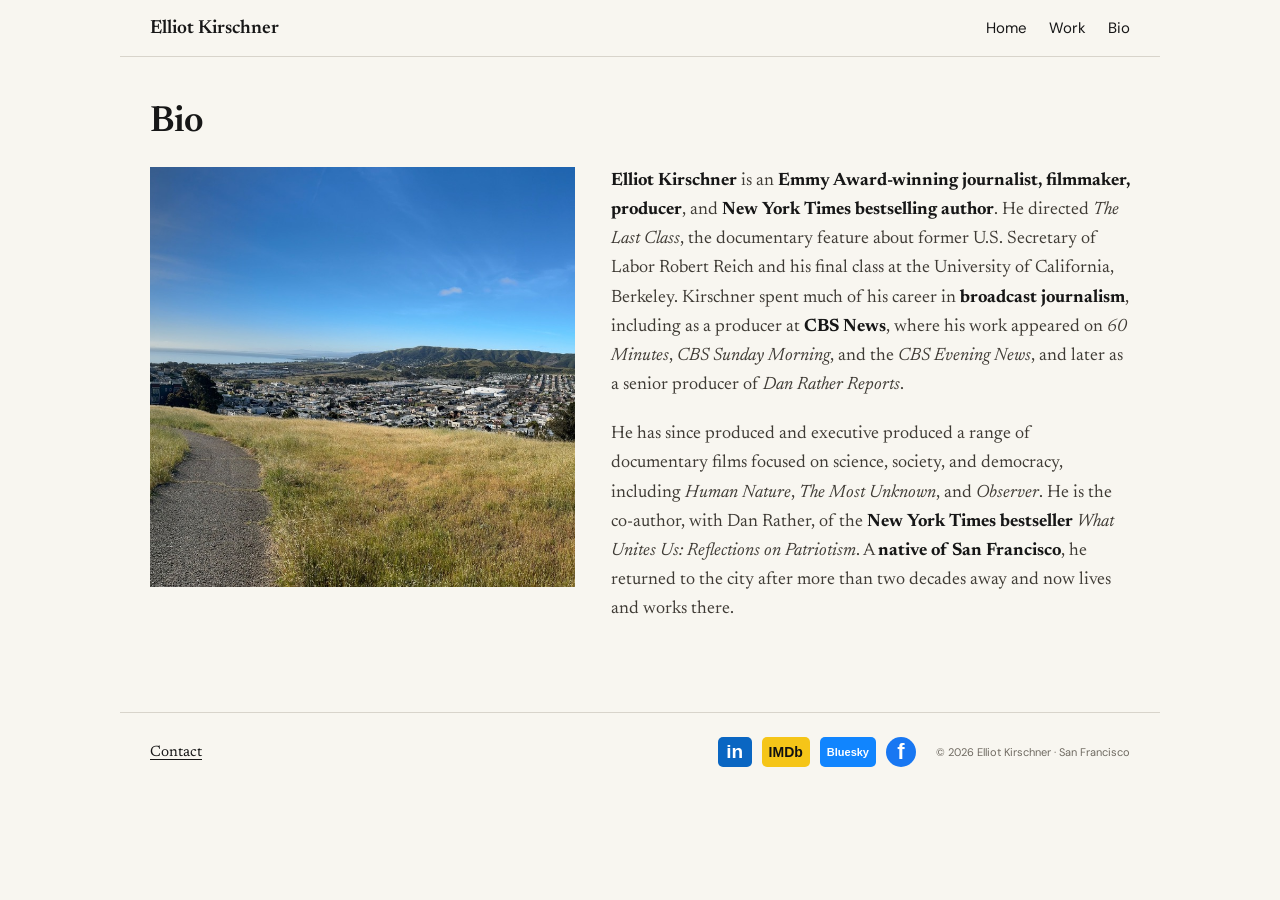
<file: bio.html>
<!doctype html>
<html lang="en">
<head>
<meta charset="utf-8">
<meta name="viewport" content="width=device-width,initial-scale=1">
<meta name="description" content="Elliot Kirschner — filmmaker, writer, journalist.">
<title>Bio — Elliot Kirschner</title>
<link rel="preconnect" href="https://fonts.googleapis.com">
<link rel="preconnect" href="https://fonts.gstatic.com" crossorigin>
<link href="https://fonts.googleapis.com/css2?family=DM+Sans:wght@400;500;600&family=Newsreader:opsz,wght@6..72,400;6..72,500;6..72,600&display=swap" rel="stylesheet">
<link rel="stylesheet" href="styles.css">
</head>
<body>
<header class="site-header wrap">
  <a class="brand" href="index.html">Elliot Kirschner</a>
  <button class="menu-toggle" type="button" aria-label="Open navigation" aria-expanded="false">☰</button>
  <nav class="site-nav-links">
    <a href="index.html">Home</a>
    <a href="work.html">Work</a>
    <a href="bio.html">Bio</a>
  </nav>
</header>

<main>
<section class="wrap page-intro"><h1>Bio</h1></section>
<section class="wrap bio-page">
  <div class="bio-layout">
    <figure class="bio-photo"><img src="images/bio-san-francisco.jpeg" alt="San Francisco landscape with a curving path through the hills"></figure>
    <div class="bio-text">
      <p><strong>Elliot Kirschner</strong> is an <strong>Emmy Award-winning journalist, filmmaker, producer</strong>, and <strong>New York Times bestselling author</strong>. He directed <em>The Last Class</em>, the documentary feature about former U.S. Secretary of Labor Robert Reich and his final class at the University of California, Berkeley. Kirschner spent much of his career in <strong>broadcast journalism</strong>, including as a producer at <strong>CBS News</strong>, where his work appeared on <em>60 Minutes</em>, <em>CBS Sunday Morning</em>, and the <em>CBS Evening News</em>, and later as a senior producer of <em>Dan Rather Reports</em>.</p>
      <p>He has since produced and executive produced a range of documentary films focused on science, society, and democracy, including <em>Human Nature</em>, <em>The Most Unknown</em>, and <em>Observer</em>. He is the co-author, with Dan Rather, of the <strong>New York Times bestseller</strong> <em>What Unites Us: Reflections on Patriotism</em>. A <strong>native of San Francisco</strong>, he returned to the city after more than two decades away and now lives and works there.</p>
    </div>
  </div>
</section>
</main>
<footer class="wrap footer">
  <a class="contact js-contact" href="#" aria-label="Email Elliot Kirschner">Contact</a>
  <div class="social-links">
    <a class="social linkedin" href="https://www.linkedin.com/in/elliot-kirschner-91571211" target="_blank" rel="noopener" aria-label="LinkedIn">in</a>
    <a class="social imdb" href="https://www.imdb.com/name/nm2803921/" target="_blank" rel="noopener" aria-label="IMDb">IMDb</a>
    <a class="social bluesky" href="https://bsky.app/profile/elliotkirschner.bsky.social" target="_blank" rel="noopener" aria-label="Bluesky">Bluesky</a>
    <a class="social facebook" href="https://www.facebook.com/elliot.kirschner" target="_blank" rel="noopener" aria-label="Facebook">f</a>
  </div>
  <div class="footer-meta">© <span id="year"></span> Elliot Kirschner · San Francisco</div>
</footer>
<script src="script.js"></script>
</body></html>
</file>
<file: styles.css>
:root{--paper:#f8f6f0;--ink:#171717;--muted:#6f6a61;--line:#d8d4cb}
*{box-sizing:border-box} html{scroll-behavior:smooth}
body{margin:0;background:var(--paper);color:var(--ink);font-family:"DM Sans",Arial,sans-serif}
img{display:block;max-width:100%} a{color:inherit}
.wrap{max-width:1040px;margin:0 auto;padding-left:30px;padding-right:30px}

.site-header{display:flex;justify-content:space-between;align-items:center;padding-top:18px;padding-bottom:18px;border-bottom:1px solid var(--line);position:sticky;top:0;z-index:100;background:var(--paper)}
.brand{text-decoration:none;font:600 19px "Newsreader",Georgia,serif}
.site-nav-links{display:flex;gap:22px}.site-nav-links a{text-decoration:none;font-size:15px}.menu-toggle{display:none;border:0;background:transparent;color:inherit;padding:4px;font-size:24px;line-height:1;cursor:pointer}

.hero{padding-top:38px;padding-bottom:58px}
.hero-stage{position:relative;height:470px;overflow:hidden;background:#d8d4cb}
.hero-stage>img{position:absolute;inset:0;width:100%;height:100%;object-fit:cover;object-position:center 48%}
.hero-stage:after{content:"";position:absolute;inset:0;background:linear-gradient(90deg,rgba(14,14,17,.64) 0%,rgba(14,14,17,.36) 38%,rgba(14,14,17,.06) 68%,rgba(14,14,17,0) 100%)}
.hero-copy{position:relative;z-index:1;height:100%;width:58%;max-width:590px;padding:54px 46px;color:#fff;display:flex;flex-direction:column}
.kicker{font-size:12px;letter-spacing:.18em;text-transform:uppercase;font-weight:700}
.hero-bottom{margin-top:auto}
.hero h1{font:600 60px/.95 "Newsreader",Georgia,serif;letter-spacing:-.045em;margin:0 0 18px}
.hero-copy p{font:400 19px/1.4 "Newsreader",Georgia,serif;margin:0;max-width:520px}

.page-intro{padding-top:48px;padding-bottom:26px}
.page-intro h1{font:600 36px/1 "Newsreader",Georgia,serif;letter-spacing:-.025em;margin:0}

.section{border-top:1px solid var(--line);padding-top:48px;padding-bottom:48px}
.major-heading{font:600 30px/1 "Newsreader",Georgia,serif;letter-spacing:-.02em;margin:0 0 30px}
.home-block{border-top:1px solid var(--line);padding-top:20px}
.home-block+.home-block{margin-top:52px}
.section-heading,.more-work h2{font:700 27px/1 "Newsreader",Georgia,serif;letter-spacing:-.01em;margin:0 0 22px}
.section-dek{font:400 16px/1.55 "Newsreader",Georgia,serif;color:#4f4a43;max-width:760px;margin:-6px 0 24px}

.home-film-list{display:flex;flex-direction:column}
.home-film{display:grid;grid-template-columns:150px minmax(0,1fr);gap:22px;align-items:center;padding:18px 0;border-top:1px solid var(--line)}
.home-poster{width:150px;height:188px;overflow:hidden;border:1px solid #c7c0b2;background:#ddd7ca}
.home-poster img{width:100%;height:100%;object-fit:cover}
.home-film-copy h3{font:600 24px/1.05 "Newsreader",Georgia,serif;margin:0 0 4px}
.home-film-copy h3 a{text-decoration:none}
.home-film-copy h3 span{font-size:14px;font-weight:400;color:var(--muted)}
.role{font-size:13px;letter-spacing:.04em;color:#4f4a43;font-weight:700;margin:0 0 7px}
.role.small{font-size:10px;text-transform:uppercase;letter-spacing:.09em;color:var(--muted);margin:0}
.home-film-copy p{font:400 15px/1.45 "Newsreader",Georgia,serif;color:#4f4a43;margin:0 0 8px;max-width:650px}
.film-meta{font-size:11px;line-height:1.4;font-weight:700;color:#4f4a43}

.home-writing-list{display:grid;grid-template-columns:1fr;gap:0}
.home-writing-item{display:grid;grid-template-columns:150px 1fr;gap:24px;padding:24px 0;border-top:1px solid var(--line);align-items:start}
.home-writing-thumb{width:150px;height:112px;overflow:hidden;background:#ddd7ca}
.home-writing-thumb.book{height:150px;background:transparent;overflow:hidden;display:flex;align-items:flex-start;justify-content:flex-start}
.home-writing-thumb img{width:100%;height:100%;object-fit:cover}
.home-writing-thumb.book img{width:100%;height:100%;object-fit:contain;object-position:left top}
.writing-label{font-size:13px;text-transform:uppercase;letter-spacing:.10em;font-weight:800;color:var(--ink);margin:2px 0 11px}
.home-writing-item h3{font:600 24px/1.05 "Newsreader",Georgia,serif;margin:0 0 8px}
.home-writing-item h3 a{text-decoration:none}
.home-writing-item h3 a:hover{text-decoration:underline;text-underline-offset:4px}
.home-writing-item p{font:400 17px/1.45 "Newsreader",Georgia,serif;color:#4f4a43;margin:0;max-width:620px}
.quiet-link{display:inline-block;margin-top:9px;font-size:12px;text-underline-offset:3px}
.more-work{margin-top:52px;padding-top:22px;border-top:1px solid var(--line);max-width:760px}
.more-work p{font:400 16px/1.5 "Newsreader",Georgia,serif;color:#4f4a43;margin:0 0 10px}
.more-work a{font-size:12px;text-underline-offset:3px}

.work-section{padding-top:28px;padding-bottom:42px}
.films{display:grid;grid-template-columns:repeat(5,minmax(0,1fr));gap:24px 18px}
.poster{display:block;position:relative;width:100%;aspect-ratio:2/3;overflow:hidden;background:#ddd7ca;border:1px solid #c7c0b2;text-decoration:none}
.poster img{width:100%;height:100%;object-fit:cover;transition:transform .28s ease,filter .28s ease}
.poster-hover{position:absolute;inset:0;display:flex;align-items:flex-end;padding:9px;background:linear-gradient(to top,rgba(15,15,15,.9),rgba(15,15,15,.14) 72%);color:#fff;font:400 10px/1.3 "Newsreader",Georgia,serif;opacity:0;transition:opacity .22s ease}
.poster:hover .poster-hover,.poster:focus-visible .poster-hover{opacity:1}
.poster:hover img,.poster:focus-visible img{transform:scale(1.025);filter:brightness(.8)}
.film h3{font:600 17px/1.08 "Newsreader",Georgia,serif;margin:8px 0 3px}.film h3 a{text-decoration:none}

.writing-grid{display:grid;grid-template-columns:1fr 1fr;gap:30px}
.writing-feature{border-top:1px solid var(--line);padding-top:16px;display:grid;grid-template-columns:minmax(130px,.36fr) minmax(0,.64fr);gap:16px;align-items:start}
.writing-image{width:100%;aspect-ratio:3/4;overflow:hidden;background:#ddd7ca;border:1px solid #c7c0b2}
.writing-image.book{background:#efe8da;padding:10px}.writing-image img{width:100%;height:100%;object-fit:cover}.writing-image.book img{object-fit:contain}
.writing-copy h3{font:600 24px/1.05 "Newsreader",Georgia,serif;margin:4px 0 8px}.writing-copy h3 a{text-decoration:none}
.writing-copy p{font:400 16px/1.46 "Newsreader",Georgia,serif;color:#4f4a43;margin:8px 0 10px}
.subheading{margin:14px 0 6px;font-size:10px;text-transform:uppercase;letter-spacing:.1em;color:var(--muted);font-weight:700}
.selected-links{display:flex;flex-direction:column;gap:6px;align-items:flex-start}
.selected-links a{font-size:13px;line-height:1.4;text-decoration:underline;text-underline-offset:3px;color:#4f4a43}

.breadth-grid{display:grid;grid-template-columns:repeat(2,minmax(0,1fr));gap:32px 40px}
.breadth-type{font-size:10px;text-transform:uppercase;letter-spacing:.1em;color:var(--muted);margin-bottom:7px}
.breadth-item h3{font:600 22px/1.08 "Newsreader",Georgia,serif;margin:0 0 7px}
.breadth-item p{font:400 15px/1.52 "Newsreader",Georgia,serif;color:#4f4a43;margin:0}

.bio-page{padding-bottom:68px}
.bio-layout{display:grid;grid-template-columns:minmax(260px,.9fr) minmax(0,1.1fr);gap:36px;align-items:start}
.bio-photo{margin:0;height:420px;overflow:hidden}
.bio-photo img{width:100%;height:100%;object-fit:cover;object-position:center 50%}
.bio-text p{font:400 18px/1.62 "Newsreader",Georgia,serif;color:#3f3b35;margin:0 0 20px}
.bio-text strong{font-weight:700;color:#171717}

.footer{border-top:1px solid var(--line);padding-top:24px;padding-bottom:28px;display:flex;align-items:center;gap:20px;flex-wrap:wrap}
.contact{font:400 15px "Newsreader",Georgia,serif;text-underline-offset:3px;margin-right:auto}
.social-links{display:flex;align-items:center;gap:10px}
.social{display:inline-flex;align-items:center;justify-content:center;min-width:34px;height:30px;text-decoration:none;font-weight:700;border-radius:5px}
.linkedin{font-family:Arial,sans-serif;font-size:19px;background:#0a66c2;color:#fff;padding:0 7px}
.imdb{font-family:Arial,sans-serif;font-size:14px;background:#f5c518;color:#111;padding:0 7px}
.bluesky{font-family:Arial,sans-serif;font-size:11px;background:#1185fe;color:#fff;padding:0 7px}
.facebook{font-family:Arial,sans-serif;font-size:22px;background:#1877f2;color:#fff;width:30px;min-width:30px;border-radius:50%}
.footer-meta{font-size:11px;color:var(--muted)}

@media(max-width:900px){
  .films{grid-template-columns:repeat(3,minmax(0,1fr))}
  .hero-copy{width:64%}
}
@media(max-width:700px){
  .wrap{padding-left:18px;padding-right:18px}
  .brand{font-size:18px}
  .menu-toggle{display:block}
  .site-nav-links{display:none;position:absolute;right:18px;top:100%;z-index:50;min-width:150px;padding:8px 0;background:var(--paper);border:1px solid var(--line);box-shadow:0 10px 24px rgba(0,0,0,.08);flex-direction:column;gap:0}
  .site-nav-links.open{display:flex}
  .site-nav-links a{display:block;padding:10px 14px;font-size:15px}
  .hero{padding-top:26px;padding-bottom:42px}
  .hero-stage{height:435px;overflow:hidden;background:#d8d4cb}
  .hero-stage>img{height:100%;object-position:76% 60%}
  .hero-stage:after{height:100%;bottom:0;background:linear-gradient(90deg,rgba(8,12,14,.62) 0%,rgba(8,12,14,.38) 42%,rgba(8,12,14,.10) 66%,rgba(8,12,14,0) 82%)}
  .hero-copy{width:100%;max-width:100%;height:100%;padding:24px 20px 22px;display:flex;flex-direction:column}
  .kicker{max-width:88%;margin-bottom:14px}
  .hero-bottom{display:flex;flex-direction:column;flex:1;max-width:56%;color:#fff;padding:0}
  .hero h1{font-size:39px;line-height:.98;margin:0}
  .hero-copy p{margin-top:auto;font-size:16px;line-height:1.4;max-width:100%;color:#fff}
  .home-film{grid-template-columns:105px 1fr;gap:16px;align-items:start}
  .home-poster{width:105px;height:132px}
  .home-film-copy h3{font-size:20px}
  .films{grid-template-columns:repeat(2,minmax(0,1fr));gap:20px 14px}
  .home-writing-item{grid-template-columns:100px 1fr;gap:16px}
  .home-writing-thumb{width:100px;height:75px}
  .home-writing-thumb.book{height:100px}
  .writing-grid,.breadth-grid,.bio-layout{grid-template-columns:1fr}
  .bio-photo{height:300px}
  .footer{align-items:flex-start;flex-direction:column}
  .contact{margin-right:0}
}

.home-writing-item p strong{font-weight:700;color:var(--ink)}

@media(max-width:480px){
  .hero-stage{height:420px}
  .hero-bottom{max-width:52%}
  .hero h1{font-size:36px}
  .hero-copy p{font-size:15px;line-height:1.38}
}
</file>
